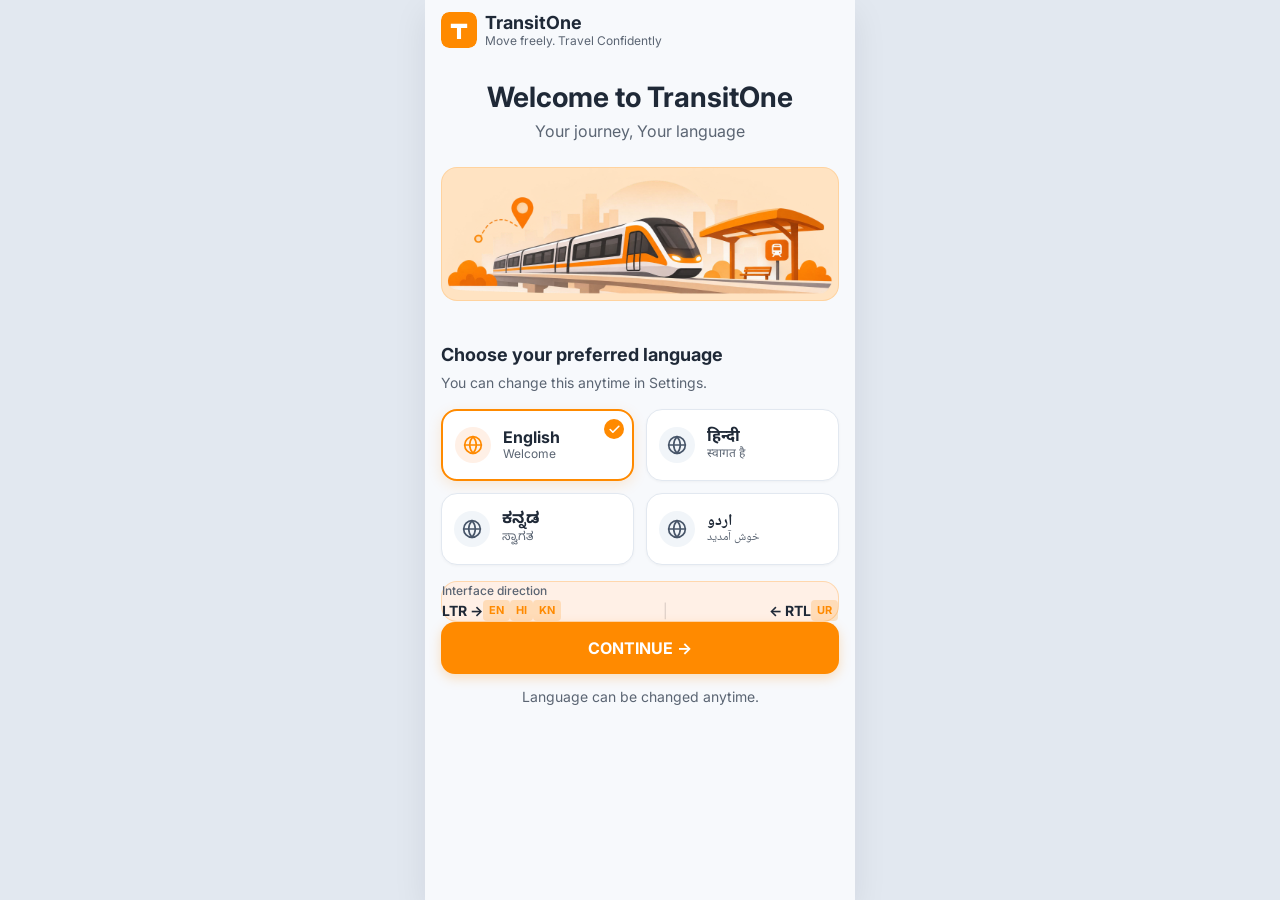
<file: index.html>
<!DOCTYPE html>
<html lang="en">
<head>
  <meta charset="UTF-8">
  <meta name="viewport" content="width=device-width, initial-scale=1.0">
  <meta http-equiv="refresh" content="0; url=demo/">
  <meta name="theme-color" content="#FF8A00">
  <title>TransitOne - Multilingual Public Transport</title>
  <script>
    window.location.replace('./demo/' + (window.location.hash || ''));
  </script>
</head>
<body style="font-family: -apple-system, BlinkMacSystemFont, 'Segoe UI', Roboto, sans-serif; display: flex; align-items: center; justify-content: center; min-height: 100vh; margin: 0; background-color: #FAFAFA; color: #1F2937;">
  <p>Loading TransitOne... <a href="./demo/" style="color: #FF8A00; font-weight: 600;">Click here if not redirected automatically</a>.</p>
</body>
</html>
</file>
<file: demo/css/tokens.css>
:root {
  /* Brand & Theme Colors */
  --color-brand-orange: #FF8A00;
  --color-orange-tint: #FFE3C2;
  --color-nav-pill: #FFF0E6;
  --color-chip-bg: #F9DDD8;
  --color-page-bg: #F7F9FC;
  --color-surface: #FFFFFF;
  --color-surface-hover: #F8FAFC;
  --color-border: #E2E8F0;
  --color-border-focus: #FF8A00;
  
  /* Text Colors - High contrast white on brand orange #FF8A00 for primary action buttons */
  --color-text: #1F2937;
  --color-text-on-orange: #FFFFFF;
  --color-text-muted: #5B6573;
  --color-error: #B42318;
  --color-error-bg: #FEF3F2;
  --color-success: #027A48;
  
  /* Spacing Scale */
  --space-4: 4px;
  --space-8: 8px;
  --space-12: 12px;
  --space-16: 16px;
  --space-24: 24px;
  --space-32: 32px;
  
  /* Border Radii */
  --radius-card: 16px;
  --radius-input: 14px;
  --radius-button: 14px;
  --radius-pill: 999px;
  
  /* Typography Scale */
  --font-size-caption: 0.75rem;   /* 12px */
  --font-size-small: 0.875rem;    /* 14px */
  --font-size-body: 1rem;         /* 16px */
  --font-size-sub: 1.125rem;      /* 18px */
  --font-size-section: 1.375rem;  /* 22px */
  --font-size-heading: 1.75rem;   /* 28px */
  
  /* Line Heights per language script */
  --line-height-en: 1.5;
  --line-height-hi: 1.7;
  --line-height-kn: 1.75;
  --line-height-ur: 1.8;
  
  /* Font Metrics Overrides for Indic Conjuncts & RTL Descenders */
  --script-scale: 1.0;
  --descender-pad: 0.15em;
  
  /* Shadows */
  --shadow-shell: 0 12px 32px rgba(15, 23, 42, 0.08);
  --shadow-card: 0 2px 8px rgba(15, 23, 42, 0.04);
  --shadow-modal: 0 20px 40px rgba(15, 23, 42, 0.16);

  /* Touch Targets */
  --touch-target-min: 44px;
  
  /* Focus Ring */
  --focus-ring-outline: 3px solid #000000;
  --focus-ring-offset: 2px;
  
  /* Safe Area Insets Fallbacks */
  --safe-top: env(safe-area-inset-top, 0px);
  --safe-bottom: env(safe-area-inset-bottom, 0px);
  
  /* Slide Transition Duration */
  --transition-slide-duration: 175ms;
}

/* Script-specific metrics tuning to prevent clipping of matras and ottu */
html[lang="hi"] {
  --line-height-current: var(--line-height-hi);
  --script-scale: 1.04;
}

html[lang="kn"] {
  --line-height-current: var(--line-height-kn);
  --script-scale: 1.06;
}

html[lang="ur"] {
  --line-height-current: var(--line-height-ur);
  --script-scale: 1.05;
}

/* Text Size Scaler */
html.size-sm { font-size: 87.5%; }
html.size-md { font-size: 100%; }
html.size-lg { font-size: 115%; }
html.size-xl { font-size: 130%; }

/* Larger-text mode fallback (root font-size 125%) */
html.larger-text {
  font-size: 125%;
}

/* High contrast mode:
   Pure black text, darker orange #B54A00 fills with white text >= 4.5:1, thicker borders */
html.high-contrast {
  --color-page-bg: #FFFFFF;
  --color-surface: #FFFFFF;
  --color-surface-hover: #F1F5F9;
  --color-text: #000000;
  --color-text-on-orange: #FFFFFF; /* High contrast: white on darker orange #B54A00 is 4.8:1 */
  --color-text-muted: #111827;
  --color-border: #000000;
  --color-border-focus: #000000;
  --color-chip-bg: #FED7AA;
  --color-orange-tint: #FED7AA;
  --color-brand-orange: #B54A00; /* Darker orange for WCAG AAA/AA 4.8:1 with white */
  --focus-ring-outline: 3px solid #000000;
}

/* Reduce Motion Override */
@media (prefers-reduced-motion: reduce) {
  * {
    animation-duration: 0.001ms !important;
    animation-iteration-count: 1 !important;
    transition-duration: 0.001ms !important;
  }
}

html.reduce-motion * {
  animation-duration: 0.001ms !important;
  animation-iteration-count: 1 !important;
  transition-duration: 0.001ms !important;
}
</file>
<file: demo/css/base.css>
/* Base Reset & Box Sizing */
*,
*::before,
*::after {
  box-sizing: border-box;
  margin: 0;
  padding: 0;
}

html {
  -webkit-text-size-adjust: 100%;
  text-size-adjust: 100%;
  background-color: #E2E8F0;
  color: var(--color-text);
  font-family: 'Inter', system-ui, -apple-system, BlinkMacSystemFont, 'Segoe UI', Roboto, sans-serif;
  line-height: var(--line-height-en);
  scroll-padding-bottom: 88px;
  scroll-behavior: smooth;
}

/* Language-specific Typography & Font stacks with robust local fallbacks */
:lang(en) {
  font-family: 'Inter', system-ui, -apple-system, BlinkMacSystemFont, 'Segoe UI', Roboto, sans-serif;
  line-height: var(--line-height-en);
}

:lang(hi) {
  font-family: 'Noto Sans Devanagari', 'Mangal', 'Nirmala UI', system-ui, sans-serif;
  line-height: var(--line-height-hi);
  font-style: normal;
  text-transform: none;
  letter-spacing: normal;
}

:lang(kn) {
  font-family: 'Noto Sans Kannada', 'Tunga', 'Kedage', 'Nirmala UI', system-ui, sans-serif;
  line-height: var(--line-height-kn);
  font-style: normal;
  text-transform: none;
  letter-spacing: normal;
  overflow-wrap: break-word;
}

:lang(ur) {
  font-family: 'Noto Naskh Arabic', 'Urdu Typesetting', 'Tahoma', serif, system-ui, sans-serif;
  line-height: var(--line-height-ur);
  font-style: normal;
  text-transform: none;
  letter-spacing: normal;
}

body {
  min-height: 100vh;
  min-height: 100dvh;
  background-color: #E2E8F0;
  display: flex;
  justify-content: center;
  align-items: stretch;
  touch-action: manipulation;
  overflow-y: auto;
}

/* Skip-to-content accessibility link */
.skip-link {
  position: absolute;
  inset-block-start: -100px;
  inset-inline-start: var(--space-16);
  background-color: var(--color-brand-orange);
  color: var(--color-text-on-orange);
  font-weight: 700;
  padding: var(--space-8) var(--space-16);
  border-radius: var(--radius-button);
  z-index: 1000;
  transition: inset-block-start 0.2s ease;
  box-shadow: 0 4px 12px rgba(0, 0, 0, 0.2);
}

.skip-link:focus {
  inset-block-start: var(--space-16);
  outline: var(--focus-ring-outline);
}

/* App Shell: mobile full-width, tablet/desktop 430px centered column */
#app-shell {
  width: 100%;
  max-width: 430px;
  min-height: 100vh;
  min-height: 100dvh;
  background-color: var(--color-page-bg);
  box-shadow: var(--shadow-shell);
  display: flex;
  flex-direction: column;
  position: relative;
  margin-inline: auto;
  padding-block-start: var(--safe-top);
  padding-block-end: calc(var(--safe-bottom) + 72px);
  overflow-x: hidden;
}

/* Shell when onboarding / no bottom nav */
#app-shell.no-bottom-nav {
  padding-block-end: var(--safe-bottom);
}

/* Offline Banner across top of app */
.offline-banner {
  background-color: var(--color-error);
  color: #FFFFFF;
  padding-block: var(--space-8);
  padding-inline: var(--space-16);
  font-size: var(--font-size-small);
  font-weight: 600;
  display: flex;
  align-items: center;
  justify-content: center;
  gap: var(--space-8);
  z-index: 50;
  animation: slideDown 0.2s ease;
}

@keyframes slideDown {
  from {
    transform: translateY(-100%);
  }
  to {
    transform: translateY(0);
  }
}

/* Main Viewport Container with Inline-End Slide Transition */
#main-content {
  flex: 1;
  display: flex;
  flex-direction: column;
  padding-inline: var(--space-16);
  padding-block-start: var(--space-12);
  padding-block-end: var(--space-24);
  overflow-y: auto;
  animation: screenSlideIn var(--transition-slide-duration) ease-out;
}

/* Slide from inline-end (flips in RTL via logical translation) */
@keyframes screenSlideIn {
  from {
    opacity: 0.85;
    transform: translate(calc(12px * var(--slide-factor, 1)), 0);
  }
  to {
    opacity: 1;
    transform: translate(0, 0);
  }
}

html[dir="ltr"] {
  --slide-factor: 1;
}

html[dir="rtl"] {
  --slide-factor: -1;
}

/* Disable screen slide under prefers-reduced-motion */
@media (prefers-reduced-motion: reduce) {
  #main-content {
    animation: none !important;
  }
  .slider,
  .slider::before,
  .btn-white-swap,
  .bottom-sheet,
  .offline-banner {
    transition: none !important;
    animation: none !important;
  }
}

/* Accessible 3px Focus Rings - Never removed */
:focus-visible {
  outline: var(--focus-ring-outline);
  outline-offset: var(--focus-ring-offset);
}

/* Input Fields - >= 16px to prevent iOS auto-zoom */
input,
select,
button,
textarea {
  font-family: inherit;
  font-size: var(--font-size-body);
  color: inherit;
  border: none;
  outline: none;
  -webkit-appearance: none;
  appearance: none;
}

button {
  background: none;
  cursor: pointer;
  touch-action: manipulation;
}

a {
  color: inherit;
  text-decoration: none;
}

/* Screen reader announcer */
.sr-only {
  position: absolute;
  width: 1px;
  height: 1px;
  padding: 0;
  margin: -1px;
  overflow: hidden;
  clip: rect(0, 0, 0, 0);
  white-space: nowrap;
  border: 0;
}

/* Bidirectional isolation helper */
bdi {
  unicode-bidi: isolate;
}

/* The single RTL mirror utility allowed */
[dir="rtl"] .mirror-rtl {
  transform: scaleX(-1);
}
</file>
<file: demo/css/components.css>
/* Top App Header */
.app-header {
  display: flex;
  align-items: center;
  justify-content: space-between;
  padding-block: var(--space-12);
  padding-inline: var(--space-16);
  background-color: var(--color-page-bg);
  min-height: 56px;
  position: sticky;
  inset-block-start: 0;
  z-index: 20;
}

.brand-badge {
  display: flex;
  align-items: center;
  gap: var(--space-8);
}

.brand-badge img,
.brand-badge svg {
  inline-size: 36px;
  block-size: 36px;
  border-radius: 8px;
  flex-shrink: 0;
}

.brand-info {
  display: flex;
  flex-direction: column;
}

.brand-name {
  font-size: var(--font-size-sub);
  font-weight: 700;
  color: var(--color-text);
  line-height: 1.2;
}

.brand-tagline {
  font-size: var(--font-size-caption);
  color: var(--color-text-muted);
  line-height: 1.2;
}

/* Header with Back Button */
.header-with-back {
  display: flex;
  align-items: center;
  justify-content: space-between;
  gap: var(--space-12);
  inline-size: 100%;
}

.back-button {
  display: inline-flex;
  align-items: center;
  gap: var(--space-8);
  font-size: var(--font-size-sub);
  font-weight: 600;
  color: var(--color-text);
  min-inline-size: var(--touch-target-min);
  min-block-size: var(--touch-target-min);
  border-radius: var(--radius-input);
  padding-inline: var(--space-8);
  padding-block: var(--space-4);
  transition: background-color 0.15s ease;
}

.back-button:hover,
.back-button:focus-visible,
.back-button.is-hover {
  background-color: var(--color-orange-tint);
}

.screen-title-row {
  display: flex;
  align-items: center;
  gap: var(--space-12);
  margin-block-end: var(--space-16);
}

.screen-title {
  font-size: var(--font-size-title);
  font-weight: 700;
  color: var(--color-text);
  margin: 0;
}

.btn-back {
  display: inline-flex;
  align-items: center;
  justify-content: center;
  background: none;
  border: none;
  color: var(--color-text);
  padding: var(--space-8);
  min-inline-size: var(--touch-target-min);
  min-block-size: var(--touch-target-min);
  border-radius: var(--radius-pill);
  cursor: pointer;
  transition: background-color 0.15s ease;
}

.btn-back:hover,
.btn-back:focus-visible {
  background-color: var(--color-orange-tint);
}

/* Language Chip in Top Bar (Pink-tinted pill) */
.lang-chip-btn {
  display: inline-flex;
  align-items: center;
  gap: var(--space-8);
  padding-inline: var(--space-12);
  padding-block: var(--space-8);
  border-radius: var(--radius-pill);
  background-color: var(--color-chip-bg);
  border: 1px solid rgba(255, 138, 0, 0.3);
  color: var(--color-text);
  font-size: var(--font-size-small);
  font-weight: 600;
  min-block-size: var(--touch-target-min);
  cursor: pointer;
  transition: all 0.2s ease;
}

.lang-chip-btn:hover,
.lang-chip-btn:focus-visible,
.lang-chip-btn.is-hover {
  border-color: var(--color-brand-orange);
  background-color: var(--color-orange-tint);
}

/* Primary Action Buttons */
.btn-primary {
  display: flex;
  align-items: center;
  justify-content: center;
  inline-size: 100%;
  min-block-size: 52px;
  padding-inline: var(--space-24);
  padding-block: var(--space-12);
  background-color: var(--color-brand-orange);
  color: var(--color-text-on-orange);
  font-size: var(--font-size-body);
  font-weight: 700;
  border-radius: var(--radius-button);
  box-shadow: 0 4px 12px rgba(255, 138, 0, 0.25);
  cursor: pointer;
  transition: opacity 0.15s ease, transform 0.1s ease;
  user-select: none;
}

.btn-primary:active,
.btn-primary.is-active {
  transform: scale(0.985);
  opacity: 0.92;
}

.btn-primary:hover,
.btn-primary.is-hover {
  filter: brightness(1.04);
}

.btn-primary:focus-visible,
.btn-primary.is-focus {
  outline: var(--focus-ring-outline);
  outline-offset: var(--focus-ring-offset);
}

.btn-primary:disabled,
.btn-primary.is-disabled {
  opacity: 0.45;
  cursor: not-allowed;
  box-shadow: none;
  transform: none;
}

/* Secondary Button */
.btn-secondary {
  display: flex;
  align-items: center;
  justify-content: center;
  inline-size: 100%;
  min-block-size: 48px;
  padding-inline: var(--space-20);
  padding-block: var(--space-10);
  background-color: var(--color-surface);
  color: var(--color-text);
  border: 1.5px solid var(--color-border);
  font-size: var(--font-size-body);
  font-weight: 600;
  border-radius: var(--radius-button);
  cursor: pointer;
  transition: all 0.15s ease;
}

.btn-secondary:hover,
.btn-secondary.is-hover {
  background-color: var(--color-surface-hover);
  border-color: var(--color-brand-orange);
}

/* Hero Train Banner Card */
.hero-card {
  inline-size: 100%;
  border-radius: var(--radius-card);
  overflow: hidden;
  background-color: var(--color-orange-tint);
  margin-block-end: var(--space-16);
  border: 1px solid rgba(255, 138, 0, 0.18);
  display: flex;
  justify-content: center;
  align-items: center;
}

.hero-card img {
  inline-size: 100%;
  block-size: auto;
  display: block;
  object-fit: cover;
}

/* Journey Planner Search Card on Home (Figma Matched: Clean White Card with Subtle Border) */
.orange-search-card {
  background-color: var(--color-surface);
  border: 1.5px solid var(--color-border);
  border-radius: var(--radius-card);
  padding: var(--space-16);
  margin-block-end: var(--space-20);
  position: relative;
  box-shadow: 0 4px 20px rgba(15, 23, 42, 0.06);
}

.orange-search-inputs {
  position: relative;
  display: flex;
  flex-direction: column;
  gap: var(--space-12);
  margin-block-end: var(--space-16);
}

.white-input-field {
  display: flex;
  align-items: center;
  gap: var(--space-12);
  background-color: #F8FAFC;
  border: 1.5px solid var(--color-border);
  border-radius: var(--radius-input);
  padding-inline: var(--space-12);
  padding-block: var(--space-8);
  min-block-size: 52px;
  box-shadow: 0 1px 3px rgba(0, 0, 0, 0.02);
  transition: all 0.2s ease;
}

.white-input-field:focus-within,
.white-input-field.is-focus {
  border-color: var(--color-brand-orange);
  background-color: var(--color-surface);
  outline: none;
  box-shadow: 0 0 0 3px rgba(255, 138, 0, 0.15);
}

.white-input-field.has-error,
.white-input-field.is-error {
  border-color: var(--color-error);
  background-color: var(--color-error-bg);
}

.white-input-field-icon {
  color: var(--color-brand-orange);
  display: inline-flex;
  align-items: center;
  justify-content: center;
  inline-size: 20px;
  block-size: 20px;
  flex-shrink: 0;
}

.white-input-field-label {
  font-size: var(--font-size-small);
  color: var(--color-text-muted);
  font-weight: 600;
  min-inline-size: 40px;
}

.white-editable-input {
  flex: 1;
  background: transparent;
  color: var(--color-text);
  font-size: var(--font-size-body);
  font-weight: 600;
  border: none;
  min-block-size: 32px;
}

/* Floating White Square Swap Button */
.btn-white-swap {
  position: absolute;
  inset-inline-end: var(--space-12);
  inset-block-start: calc(50% - 20px);
  inline-size: 40px;
  block-size: 40px;
  border-radius: 10px;
  background-color: var(--color-surface);
  border: 1.5px solid var(--color-border);
  color: var(--color-brand-orange);
  display: flex;
  align-items: center;
  justify-content: center;
  z-index: 2;
  box-shadow: 0 2px 8px rgba(0, 0, 0, 0.08);
  transition: transform 0.2s ease;
  cursor: pointer;
}

.btn-white-swap:hover,
.btn-white-swap.is-hover {
  background-color: var(--color-surface-hover);
  color: #D97706;
}

.btn-white-swap:active,
.btn-white-swap.is-active {
  transform: scale(0.92) rotate(180deg);
}

/* Solid Brand Orange Search Routes Button (Figma Matched) */
.orange-search-card .btn-primary,
#btn-search-continue {
  background-color: var(--color-brand-orange);
  color: #FFFFFF;
  font-size: var(--font-size-body);
  font-weight: 700;
  border: none;
  border-radius: var(--radius-button);
  box-shadow: 0 4px 14px rgba(255, 138, 0, 0.32);
  min-block-size: 52px;
  inline-size: 100%;
  display: flex;
  align-items: center;
  justify-content: center;
  gap: var(--space-8);
  cursor: pointer;
  transition: all 0.2s cubic-bezier(0.16, 1, 0.3, 1);
}

.orange-search-card .btn-primary:hover,
.orange-search-card .btn-primary:focus-visible,
#btn-search-continue:hover,
#btn-search-continue:focus-visible {
  filter: brightness(1.05);
  transform: translateY(-1.5px);
  box-shadow: 0 6px 18px rgba(255, 138, 0, 0.4);
}

.orange-search-card .btn-primary:active,
#btn-search-continue:active {
  transform: scale(0.985);
  box-shadow: 0 2px 6px rgba(255, 138, 0, 0.2);
}

/* High contrast mode for search card button */
html.high-contrast .orange-search-card {
  border: 2px solid #000000;
}

html.high-contrast .orange-search-card .btn-primary,
html.high-contrast #btn-search-continue {
  background-color: #B54A00;
  color: #FFFFFF;
  border: 2px solid #000000;
  box-shadow: 0 4px 14px rgba(0, 0, 0, 0.35);
}

/* Inline Form Error Notification */
.form-inline-error {
  display: flex;
  align-items: center;
  gap: var(--space-8);
  background-color: var(--color-error-bg);
  color: var(--color-error);
  padding: var(--space-8) var(--space-12);
  border-radius: var(--radius-input);
  font-size: var(--font-size-small);
  font-weight: 600;
  margin-block-end: var(--space-12);
  border: 1px solid var(--color-error);
}

/* Section Header */
.section-header {
  display: flex;
  align-items: center;
  justify-content: space-between;
  margin-block-start: var(--space-16);
  margin-block-end: var(--space-12);
}

.section-title {
  font-size: var(--font-size-sub);
  font-weight: 700;
  color: var(--color-text);
}

.see-all-link {
  display: inline-flex;
  align-items: center;
  gap: var(--space-4);
  font-size: var(--font-size-small);
  font-weight: 600;
  color: var(--color-brand-orange);
  cursor: pointer;
}

/* Quick Route Cards on Home */
.quick-routes-list {
  display: flex;
  flex-direction: column;
  gap: var(--space-8);
  margin-block-end: var(--space-16);
}

.route-card {
  display: flex;
  align-items: center;
  justify-content: space-between;
  background-color: var(--color-surface);
  border: 1.5px solid var(--color-border);
  border-radius: var(--radius-card);
  padding: var(--space-12) var(--space-16);
  cursor: pointer;
  box-shadow: var(--shadow-card);
  transition: all 0.15s ease;
  min-block-size: var(--touch-target-min);
}

.route-card:hover,
.route-card:focus-visible,
.route-card.is-hover {
  border-color: var(--color-brand-orange);
  background-color: var(--color-surface-hover);
}

.route-card-main {
  display: flex;
  align-items: center;
  gap: var(--space-12);
  flex: 1;
}

.route-icon-badge {
  inline-size: 38px;
  block-size: 38px;
  border-radius: 10px;
  background-color: var(--color-orange-tint);
  color: var(--color-text);
  display: flex;
  align-items: center;
  justify-content: center;
  flex-shrink: 0;
}

.route-info {
  display: flex;
  flex-direction: column;
  gap: var(--space-4);
}

.route-endpoints {
  display: flex;
  align-items: center;
  gap: var(--space-8);
  font-size: var(--font-size-body);
  font-weight: 600;
  color: var(--color-text);
}

.route-arrow-icon {
  display: inline-flex;
  align-items: center;
  justify-content: center;
  color: var(--color-text-muted);
}

/* Results Pair Banner */
.pair-banner {
  display: flex;
  align-items: center;
  justify-content: space-between;
  background-color: var(--color-orange-tint);
  border-radius: var(--radius-card);
  padding: var(--space-12) var(--space-16);
  margin-block-end: var(--space-16);
  border: 1px solid rgba(255, 138, 0, 0.3);
}

.pair-banner-text {
  display: flex;
  align-items: center;
  gap: var(--space-8);
  font-size: var(--font-size-sub);
  font-weight: 700;
  color: var(--color-text);
}

.pair-banner-art {
  inline-size: 54px;
  block-size: 32px;
  object-fit: contain;
  flex-shrink: 0;
}

/* Route Cards with Footer Chips */
.route-item-card {
  display: flex;
  flex-direction: column;
  background-color: var(--color-surface);
  border: 1.5px solid var(--color-border);
  border-radius: var(--radius-card);
  padding: var(--space-16);
  margin-block-end: var(--space-12);
  cursor: pointer;
  box-shadow: var(--shadow-card);
  transition: all 0.15s ease;
  min-block-size: var(--touch-target-min);
}

.route-item-card:hover,
.route-item-card:focus-visible,
.route-item-card.is-hover {
  border-color: var(--color-brand-orange);
  background-color: var(--color-surface-hover);
}

.route-item-card.highlight-orange {
  border-color: var(--color-brand-orange);
  box-shadow: 0 0 0 1px var(--color-brand-orange), var(--shadow-card);
}

.route-card-header {
  display: flex;
  align-items: center;
  justify-content: space-between;
  margin-block-end: var(--space-12);
}

.route-card-lead {
  display: flex;
  align-items: center;
  gap: var(--space-12);
}

.route-mode-tile {
  inline-size: 40px;
  block-size: 40px;
  border-radius: 10px;
  background-color: var(--color-orange-tint);
  color: var(--color-text);
  display: flex;
  align-items: center;
  justify-content: center;
  flex-shrink: 0;
}

.route-card-headings {
  display: flex;
  flex-direction: column;
}

.route-card-code {
  font-size: var(--font-size-body);
  font-weight: 700;
  color: var(--color-text);
}

.route-card-corridor {
  font-size: var(--font-size-small);
  color: var(--color-text-muted);
}

/* Route Footer Chips */
.route-card-footer {
  display: flex;
  align-items: center;
  gap: var(--space-8);
  flex-wrap: wrap;
  padding-block-start: var(--space-8);
  border-block-start: 1px dashed var(--color-border);
}

.info-chip {
  display: inline-flex;
  align-items: center;
  gap: var(--space-4);
  padding: var(--space-4) var(--space-8);
  background-color: var(--color-page-bg);
  border-radius: var(--radius-pill);
  font-size: var(--font-size-caption);
  color: var(--color-text);
  font-weight: 600;
  border: 1px solid var(--color-border);
}

.info-chip.chip-fare {
  background-color: var(--color-orange-tint);
  border-color: rgba(255, 138, 0, 0.3);
}

/* Edge State Containers */
.edge-state-card {
  display: flex;
  flex-direction: column;
  align-items: center;
  text-align: center;
  padding: var(--space-32) var(--space-16);
  background-color: var(--color-surface);
  border-radius: var(--radius-card);
  border: 1px solid var(--color-border);
  margin-block: var(--space-16);
  gap: var(--space-12);
}

.edge-state-icon {
  inline-size: 52px;
  block-size: 52px;
  border-radius: var(--radius-pill);
  background-color: var(--color-orange-tint);
  color: var(--color-brand-orange);
  display: flex;
  align-items: center;
  justify-content: center;
}

.edge-state-title {
  font-size: var(--font-size-sub);
  font-weight: 700;
  color: var(--color-text);
}

.edge-state-desc {
  font-size: var(--font-size-small);
  color: var(--color-text-muted);
  max-inline-size: 300px;
}

/* Skeleton Loading State with Shimmer */
.skeleton-card {
  background-color: var(--color-surface);
  border-radius: var(--radius-card);
  padding: var(--space-16);
  margin-block-end: var(--space-12);
  border: 1px solid var(--color-border);
}

.skeleton-shimmer {
  background: linear-gradient(90deg, #EDF2F7 25%, #F7FAFC 50%, #EDF2F7 75%);
  background-size: 200% 100%;
  animation: shimmer 1.5s infinite;
  border-radius: 6px;
}

@keyframes shimmer {
  0% {
    background-position: 200% 0;
  }
  100% {
    background-position: -200% 0;
  }
}

@media (prefers-reduced-motion: reduce) {
  .skeleton-shimmer {
    animation: none !important;
    background: #E2E8F0;
  }
}

/* Bottom Navigation */
.bottom-nav {
  position: absolute;
  inset-block-end: 0;
  inset-inline-start: 0;
  inset-inline-end: 0;
  block-size: calc(64px + var(--safe-bottom));
  padding-block-end: var(--safe-bottom);
  background-color: var(--color-surface);
  border-block-start: 1px solid var(--color-border);
  display: flex;
  align-items: center;
  justify-content: space-around;
  z-index: 30;
  box-shadow: 0 -4px 16px rgba(15, 23, 42, 0.05);
}

.nav-tab {
  display: flex;
  flex-direction: column;
  align-items: center;
  justify-content: center;
  gap: 2px;
  padding-block: var(--space-4);
  padding-inline: var(--space-16);
  min-inline-size: 64px;
  min-block-size: var(--touch-target-min);
  border-radius: var(--radius-pill);
  color: var(--color-text-muted);
  font-size: var(--font-size-caption);
  font-weight: 500;
  cursor: pointer;
  transition: all 0.2s ease;
}

.nav-tab.active,
.nav-tab.is-active {
  background-color: var(--color-nav-pill);
  color: var(--color-brand-orange);
  font-weight: 700;
}

.nav-tab.active svg,
.nav-tab.is-active svg {
  color: var(--color-brand-orange);
  stroke: var(--color-brand-orange);
}

html.high-contrast .nav-tab.active,
html.high-contrast .nav-tab.is-active {
  background-color: #FED7AA;
  color: #B54A00;
  border: 1.5px solid #B54A00;
}

html.high-contrast .nav-tab.active svg,
html.high-contrast .nav-tab.is-active svg {
  color: #B54A00;
  stroke: #B54A00;
}

.nav-tab:hover,
.nav-tab.is-hover {
  background-color: var(--color-orange-tint);
}

.nav-tab svg {
  inline-size: 22px;
  block-size: 22px;
  stroke-width: 2;
}

/* Accessible Bottom Sheet / Modal */
.modal-overlay {
  position: fixed;
  inset-block-start: 0;
  inset-block-end: 0;
  inset-inline-start: 0;
  inset-inline-end: 0;
  background-color: rgba(15, 23, 42, 0.45);
  display: flex;
  align-items: flex-end;
  justify-content: center;
  z-index: 100;
  backdrop-filter: blur(2px);
}

.bottom-sheet {
  inline-size: 100%;
  max-inline-size: 430px;
  background-color: var(--color-surface);
  border-start-start-radius: var(--radius-card);
  border-start-end-radius: var(--radius-card);
  padding: var(--space-24) var(--space-16) calc(var(--space-24) + var(--safe-bottom));
  box-shadow: var(--shadow-modal);
  animation: sheetUp 0.2s ease-out;
  max-block-size: 85vh;
  overflow-y: auto;
}

@keyframes sheetUp {
  from {
    transform: translateY(100%);
  }
  to {
    transform: translateY(0);
  }
}

.sheet-handle {
  inline-size: 36px;
  block-size: 4px;
  background-color: var(--color-border);
  border-radius: var(--radius-pill);
  margin-inline: auto;
  margin-block-end: var(--space-16);
}

.sheet-header {
  display: flex;
  align-items: center;
  justify-content: space-between;
  margin-block-end: var(--space-16);
}

.sheet-title {
  font-size: var(--font-size-sub);
  font-weight: 700;
}

.btn-close {
  inline-size: var(--touch-target-min);
  block-size: var(--touch-target-min);
  display: flex;
  align-items: center;
  justify-content: center;
  border-radius: var(--radius-pill);
  color: var(--color-text-muted);
}


/* ==========================================================================
   Phase A & B Extended Components (Combobox, Sorting, Live, Tickets)
   Strict CSS Logical Properties
   ========================================================================== */

/* ARIA Combobox Dropdown */
.combobox-container {
  position: relative;
  inline-size: 100%;
}

.combobox-listbox {
  position: absolute;
  inset-inline-start: 0;
  inset-inline-end: 0;
  inset-block-start: calc(100% + var(--space-4));
  background-color: var(--color-surface);
  border: 1.5px solid var(--color-border);
  border-radius: var(--radius-card);
  max-block-size: 240px;
  overflow-y: auto;
  z-index: 50;
  box-shadow: var(--shadow-modal);
  list-style: none;
  padding: var(--space-4);
  margin: 0;
}

.combobox-option {
  display: flex;
  align-items: center;
  justify-content: space-between;
  padding: var(--space-8) var(--space-12);
  border-radius: var(--radius-input);
  font-size: var(--font-size-small);
  color: var(--color-text);
  cursor: pointer;
  min-block-size: var(--touch-target-min);
  transition: background-color 0.1s ease;
}

.combobox-option:hover,
.combobox-option[aria-selected="true"] {
  background-color: var(--color-orange-tint);
  color: var(--color-text);
  font-weight: 600;
}

.combobox-option-meta {
  font-size: var(--font-size-caption);
  color: var(--color-text-muted);
}

/* Filter and Sort Chips Row */
.filter-sort-section {
  display: flex;
  flex-direction: column;
  gap: var(--space-8);
  margin-block-end: var(--space-16);
}

.chip-group-scroll {
  display: flex;
  align-items: center;
  gap: var(--space-8);
  overflow-x: auto;
  padding-block: var(--space-4);
  scrollbar-width: none;
}

.chip-group-scroll::-webkit-scrollbar {
  display: none;
}

.chip-btn {
  display: inline-flex;
  align-items: center;
  gap: var(--space-4);
  padding: var(--space-6) var(--space-12);
  border-radius: var(--radius-pill);
  background-color: var(--color-surface);
  border: 1.5px solid var(--color-border);
  color: var(--color-text);
  font-size: var(--font-size-small);
  font-weight: 600;
  cursor: pointer;
  white-space: nowrap;
  min-block-size: 36px;
  transition: all 0.15s ease;
}

.chip-btn:hover,
.chip-btn:focus-visible {
  border-color: var(--color-brand-orange);
}

.chip-btn.active {
  background-color: var(--color-brand-orange);
  border-color: var(--color-brand-orange);
  color: var(--color-surface-white);
}

[data-contrast="high"] .chip-btn.active {
  background-color: var(--color-brand-orange);
  color: #FFFFFF;
}

/* Live Departure Chip */
.live-departure-chip {
  display: inline-flex;
  align-items: center;
  gap: var(--space-6);
  padding: var(--space-4) var(--space-8);
  background-color: rgba(34, 197, 94, 0.12);
  color: #166534;
  border: 1px solid rgba(34, 197, 94, 0.35);
  border-radius: var(--radius-pill);
  font-size: var(--font-size-caption);
  font-weight: 700;
}

[data-contrast="high"] .live-departure-chip {
  background-color: #166534;
  color: #FFFFFF;
  border-color: #FFFFFF;
}

.live-dot {
  inline-size: 8px;
  block-size: 8px;
  border-radius: var(--radius-pill);
  background-color: #22C55E;
  animation: pulse-live 1.8s infinite ease-in-out;
}

@keyframes pulse-live {
  0%, 100% { opacity: 1; transform: scale(1); }
  50% { opacity: 0.4; transform: scale(0.85); }
}

/* Action Buttons for Route Details (Save & Share) */
.route-actions-row {
  display: flex;
  align-items: center;
  gap: var(--space-8);
  margin-block-start: var(--space-12);
}

.btn-secondary-action {
  flex: 1;
  display: inline-flex;
  align-items: center;
  justify-content: center;
  gap: var(--space-8);
  padding: var(--space-10) var(--space-16);
  border-radius: var(--radius-button);
  background-color: var(--color-surface);
  border: 1.5px solid var(--color-border);
  color: var(--color-text);
  font-size: var(--font-size-body);
  font-weight: 600;
  cursor: pointer;
  min-block-size: var(--touch-target-min);
  transition: all 0.15s ease;
}

.btn-secondary-action:hover,
.btn-secondary-action:focus-visible {
  border-color: var(--color-brand-orange);
  background-color: var(--color-orange-tint);
}

.btn-secondary-action.active {
  background-color: var(--color-orange-tint);
  border-color: var(--color-brand-orange);
  color: var(--color-brand-orange);
}

/* Toast Notification */
.toast-container {
  position: fixed;
  inset-block-end: calc(72px + var(--space-16) + var(--safe-bottom));
  inset-inline: var(--space-16);
  display: flex;
  justify-content: center;
  z-index: 120;
  pointer-events: none;
}

.toast-message {
  display: inline-flex;
  align-items: center;
  gap: var(--space-8);
  background-color: var(--color-text);
  color: var(--color-surface);
  padding: var(--space-10) var(--space-20);
  border-radius: var(--radius-pill);
  font-size: var(--font-size-small);
  font-weight: 600;
  box-shadow: var(--shadow-modal);
  animation: toastFade 2.5s forwards ease;
}

@keyframes toastFade {
  0% { opacity: 0; transform: translateY(10px); }
  12% { opacity: 1; transform: translateY(0); }
  85% { opacity: 1; transform: translateY(0); }
  100% { opacity: 0; transform: translateY(-8px); }
}

/* Departure Timetable / Multiple Departures */
.departures-card {
  background-color: var(--color-surface);
  border: 1.5px solid var(--color-border);
  border-radius: var(--radius-card);
  padding: var(--space-16);
  margin-block-end: var(--space-16);
}

.departures-list {
  display: flex;
  gap: var(--space-8);
  margin-block-start: var(--space-8);
}

.departure-pill {
  flex: 1;
  display: flex;
  flex-direction: column;
  align-items: center;
  padding: var(--space-8);
  background-color: var(--color-orange-tint);
  border-radius: var(--radius-input);
  font-size: var(--font-size-small);
  font-weight: 700;
}

.departure-pill-time {
  font-size: var(--font-size-body);
  color: var(--color-text);
}

.departure-pill-rel {
  font-size: var(--font-size-caption);
  color: var(--color-text-muted);
  font-weight: 500;
}

/* Ticket Purchase Styles */
.ticket-form-card {
  background-color: var(--color-surface);
  border: 1.5px solid var(--color-border);
  border-radius: var(--radius-card);
  padding: var(--space-16);
  margin-block-end: var(--space-16);
  display: flex;
  flex-direction: column;
  gap: var(--space-16);
}

.form-group {
  display: flex;
  flex-direction: column;
  gap: var(--space-6);
}

.form-group-label {
  font-size: var(--font-size-small);
  font-weight: 700;
  color: var(--color-text);
}

.stepper-control {
  display: flex;
  align-items: center;
  gap: var(--space-12);
}

.btn-stepper {
  inline-size: var(--touch-target-min);
  block-size: var(--touch-target-min);
  border-radius: var(--radius-input);
  border: 1.5px solid var(--color-border);
  background-color: var(--color-surface);
  color: var(--color-text);
  font-size: var(--font-size-body);
  font-weight: 700;
  display: flex;
  align-items: center;
  justify-content: center;
  cursor: pointer;
}

.btn-stepper:hover,
.btn-stepper:focus-visible {
  border-color: var(--color-brand-orange);
  background-color: var(--color-orange-tint);
}

.stepper-val {
  font-size: var(--font-size-sub);
  font-weight: 700;
  min-inline-size: 32px;
  text-align: center;
}

.payment-radio-group {
  display: flex;
  flex-direction: column;
  gap: var(--space-8);
}

.payment-option-label {
  display: flex;
  align-items: center;
  gap: var(--space-12);
  padding: var(--space-10) var(--space-12);
  border: 1.5px solid var(--color-border);
  border-radius: var(--radius-input);
  cursor: pointer;
  min-block-size: var(--touch-target-min);
}

.payment-option-label:hover {
  background-color: var(--color-surface-hover);
}

.payment-option-label:has(input:checked) {
  border-color: var(--color-brand-orange);
  background-color: var(--color-orange-tint);
}

/* Ticket Receipt Card */
.ticket-receipt-card {
  background-color: var(--color-surface);
  border: 2px dashed var(--color-brand-orange);
  border-radius: var(--radius-card);
  padding: var(--space-20);
  margin-block-end: var(--space-20);
  display: flex;
  flex-direction: column;
  align-items: center;
  text-align: center;
  gap: var(--space-12);
}

.qr-code-box {
  inline-size: 160px;
  block-size: 160px;
  border: 2px solid var(--color-border);
  border-radius: var(--radius-input);
  display: flex;
  align-items: center;
  justify-content: center;
  background-color: #FFFFFF;
  color: #1F2937;
  padding: var(--space-8);
}
</file>
<file: demo/css/screens.css>
/* ====================================================
   WELCOME / ONBOARDING SCREEN
   ==================================================== */
.welcome-container {
  display: flex;
  flex-direction: column;
  align-items: center;
  text-align: center;
  gap: var(--space-16);
  padding-block-start: var(--space-8);
}

.welcome-titles {
  display: flex;
  flex-direction: column;
  gap: var(--space-4);
  margin-block-end: var(--space-8);
}

.welcome-heading {
  font-size: var(--font-size-heading);
  font-weight: 700;
  color: var(--color-text);
  line-height: 1.25;
}

.welcome-sub {
  font-size: var(--font-size-body);
  color: var(--color-text-muted);
}

.welcome-lang-section {
  inline-size: 100%;
  text-align: start;
  margin-block-start: var(--space-8);
}

.lang-section-title {
  font-size: var(--font-size-sub);
  font-weight: 700;
  color: var(--color-text);
  margin-block-end: var(--space-4);
}

.lang-section-desc {
  font-size: var(--font-size-small);
  color: var(--color-text-muted);
  margin-block-end: var(--space-16);
}

/* 2x2 Language Selection Grid matching Figma
   Selected = white card with 2px solid orange border, orange globe in peach circle, checkmark badge
   Unselected = white card with subtle grey border */
.lang-grid {
  display: grid;
  grid-template-columns: repeat(2, 1fr);
  gap: var(--space-12);
  inline-size: 100%;
  margin-block-end: var(--space-16);
}

.lang-card-option {
  position: relative;
  display: flex;
  align-items: center;
  gap: var(--space-12);
  background-color: var(--color-surface);
  border: 1.5px solid var(--color-border);
  border-radius: var(--radius-card);
  padding-block: var(--space-14);
  padding-inline: var(--space-12);
  min-block-size: 72px;
  cursor: pointer;
  text-align: start;
  transition: all 0.2s ease;
  user-select: none;
  color: var(--color-text);
  box-shadow: 0 1px 3px rgba(0, 0, 0, 0.04);
}

.lang-card-option:hover,
.lang-card-option:focus-visible,
.lang-card-option.is-hover {
  border-color: var(--color-brand-orange);
  background-color: var(--color-surface-hover);
}

.lang-card-option.selected {
  background-color: var(--color-surface);
  color: var(--color-text);
  border: 2px solid var(--color-brand-orange);
  box-shadow: 0 4px 14px rgba(255, 138, 0, 0.16);
}

.lang-card-icon {
  inline-size: 36px;
  block-size: 36px;
  border-radius: var(--radius-pill);
  background-color: #F1F5F9;
  display: flex;
  align-items: center;
  justify-content: center;
  flex-shrink: 0;
  color: #475569;
  transition: all 0.2s ease;
}

.lang-card-option.selected .lang-card-icon {
  background-color: var(--color-nav-pill);
  color: var(--color-brand-orange);
}

.lang-check-badge {
  position: absolute;
  inset-block-start: var(--space-8);
  inset-inline-end: var(--space-8);
  inline-size: 20px;
  block-size: 20px;
  border-radius: var(--radius-pill);
  background-color: var(--color-brand-orange);
  color: #FFFFFF;
  display: flex;
  align-items: center;
  justify-content: center;
}

.lang-check-badge svg {
  inline-size: 13px;
  block-size: 13px;
  stroke-width: 3;
}

.lang-card-texts {
  display: flex;
  flex-direction: column;
}

.lang-card-name {
  font-size: var(--font-size-body);
  font-weight: 700;
  color: var(--color-text);
  line-height: 1.2;
}

.lang-card-welcome {
  font-size: var(--font-size-caption);
  color: var(--color-text-muted);
  line-height: 1.2;
}

/* Interface Direction Indicator Box matching Figma */
.direction-indicator-box,
.direction-indicator-pill {
  inline-size: 100%;
  background-color: var(--color-nav-pill);
  border: 1px solid rgba(255, 138, 0, 0.25);
  border-radius: var(--radius-card);
  padding-block: var(--space-10);
  padding-inline: var(--space-14);
  margin-block-end: var(--space-20);
  display: flex;
  flex-direction: column;
  gap: var(--space-6);
  text-align: start;
}

.direction-indicator-title {
  font-size: 12px;
  font-weight: 500;
  color: var(--color-text-muted);
}

.direction-indicator-row {
  display: flex;
  align-items: center;
  justify-content: space-between;
  font-size: var(--font-size-small);
  font-weight: 700;
  color: var(--color-text);
}

.dir-group {
  display: flex;
  align-items: center;
  gap: var(--space-6);
}

.dir-tag {
  background-color: rgba(255, 138, 0, 0.2);
  color: var(--color-brand-orange);
  font-size: 11px;
  font-weight: 700;
  padding-block: 2px;
  padding-inline: 6px;
  border-radius: 4px;
}

.dir-divider {
  color: rgba(0, 0, 0, 0.2);
  font-weight: 300;
}

.welcome-footer-sub {
  font-size: var(--font-size-small);
  color: var(--color-text-muted);
  text-align: center;
  margin-block-start: var(--space-12);
}

/* ====================================================
   ROUTE DETAILS & STOPS TIMELINE SCREEN
   ==================================================== */
.details-summary-card {
  background-color: var(--color-surface);
  border-radius: var(--radius-card);
  padding: var(--space-16);
  border: 1.5px solid var(--color-border);
  box-shadow: var(--shadow-card);
  margin-block-end: var(--space-16);
  display: flex;
  flex-direction: column;
  gap: var(--space-12);
}

.details-summary-head {
  display: flex;
  align-items: center;
  justify-content: space-between;
}

.details-route-code {
  font-size: var(--font-size-section);
  font-weight: 700;
  color: var(--color-text);
}

.details-endpoints {
  display: flex;
  align-items: center;
  gap: var(--space-8);
  font-size: var(--font-size-body);
  color: var(--color-text-muted);
}

.details-metrics-row {
  display: flex;
  align-items: center;
  gap: var(--space-8);
  flex-wrap: wrap;
}

.departure-chip {
  display: inline-flex;
  align-items: center;
  gap: var(--space-6);
  background-color: var(--color-chip-bg);
  border-radius: var(--radius-pill);
  padding: var(--space-4) var(--space-10);
  font-size: var(--font-size-small);
  font-weight: 700;
  color: var(--color-text);
}

/* 3-Column Metric Cards Grid matching Figma */
.details-metrics-grid {
  display: grid;
  grid-template-columns: repeat(3, 1fr);
  gap: var(--space-8);
  margin-block-end: var(--space-16);
}

.metric-box {
  background-color: var(--color-surface);
  border: 1.5px solid var(--color-border);
  border-radius: var(--radius-card);
  padding-block: var(--space-12);
  padding-inline: var(--space-6);
  text-align: center;
  display: flex;
  flex-direction: column;
  align-items: center;
  gap: var(--space-4);
  box-shadow: 0 1px 3px rgba(0, 0, 0, 0.04);
}

.metric-box-icon {
  color: var(--color-brand-orange);
  display: flex;
  align-items: center;
  justify-content: center;
}

.metric-box-value {
  font-size: var(--font-size-body);
  font-weight: 700;
  color: var(--color-text);
  line-height: 1.2;
}

.metric-box-label {
  font-size: var(--font-size-caption);
  color: var(--color-text-muted);
  line-height: 1.2;
}

/* Continuous Connected Solid Orange Vertical Timeline */
.timeline-card {
  background-color: var(--color-surface);
  border-radius: var(--radius-card);
  padding: var(--space-16);
  border: 1.5px solid var(--color-border);
  box-shadow: var(--shadow-card);
  margin-block-end: var(--space-16);
}

.timeline-title {
  font-size: var(--font-size-sub);
  font-weight: 700;
  margin-block-end: var(--space-16);
  color: var(--color-text);
}

.stops-timeline {
  display: flex;
  flex-direction: column;
  gap: var(--space-16);
  padding-inline-start: 24px;
  margin-inline-start: 8px;
  border-inline-start: 3px solid var(--color-brand-orange);
  position: relative;
  padding-block: var(--space-8);
}

.stop-item {
  display: flex;
  align-items: center;
  justify-content: space-between;
  position: relative;
}

.stop-dot {
  position: absolute;
  inset-inline-start: -32.5px;
  inline-size: 14px;
  block-size: 14px;
  border-radius: var(--radius-pill);
  background-color: var(--color-surface);
  border: 3px solid var(--color-brand-orange);
}

.stop-name {
  font-size: var(--font-size-body);
  font-weight: 600;
  color: var(--color-text);
}

.stop-time-badge {
  background-color: var(--color-nav-pill);
  color: var(--color-brand-orange);
  font-size: var(--font-size-small);
  font-weight: 700;
  padding-block: 2px;
  padding-inline: var(--space-8);
  border-radius: var(--radius-input);
}

#btn-details-search-again {
  background-color: var(--color-brand-orange);
  color: #FFFFFF;
  font-size: var(--font-size-body);
  font-weight: 700;
  border: none;
  border-radius: var(--radius-button);
  box-shadow: 0 4px 14px rgba(255, 138, 0, 0.32);
  min-block-size: 52px;
  inline-size: 100%;
  display: flex;
  align-items: center;
  justify-content: center;
  gap: var(--space-8);
  cursor: pointer;
  margin-block-end: var(--space-12);
  transition: all 0.2s ease;
}

#btn-details-search-again:hover,
#btn-details-search-again:focus-visible {
  filter: brightness(1.05);
  transform: translateY(-1.5px);
}

/* ====================================================
   SETTINGS SCREEN
   ==================================================== */
.settings-section {
  background-color: var(--color-surface);
  border-radius: var(--radius-card);
  border: 1px solid var(--color-border);
  padding-block: var(--space-16);
  padding-inline: var(--space-16);
  margin-block-end: var(--space-16);
  box-shadow: var(--shadow-card);
}

.settings-section-head {
  display: flex;
  align-items: center;
  gap: var(--space-12);
  margin-block-end: var(--space-12);
}

.settings-section-icon {
  inline-size: 28px;
  block-size: 28px;
  color: var(--color-brand-orange);
  flex-shrink: 0;
  display: flex;
  align-items: center;
  justify-content: center;
}

.settings-section-info {
  display: flex;
  flex-direction: column;
}

.settings-section-title {
  font-size: var(--font-size-sub);
  font-weight: 700;
  color: var(--color-text);
}

.settings-section-desc {
  font-size: var(--font-size-caption);
  color: var(--color-text-muted);
}

/* Radio List for Languages in Settings */
.lang-radio-list {
  display: flex;
  flex-direction: column;
  gap: var(--space-8);
}

.lang-radio-item {
  display: flex;
  align-items: center;
  justify-content: space-between;
  padding-block: var(--space-12);
  padding-inline: var(--space-12);
  border-radius: var(--radius-input);
  background-color: var(--color-surface);
  border: 1.5px solid var(--color-border);
  cursor: pointer;
  min-block-size: var(--touch-target-min);
  transition: all 0.15s ease;
}

.lang-radio-item:hover,
.lang-radio-item:focus-visible,
.lang-radio-item.is-hover {
  border-color: var(--color-brand-orange);
}

.lang-radio-item.selected {
  background-color: var(--color-nav-pill);
  border-color: var(--color-brand-orange);
}

.lang-radio-main {
  display: flex;
  align-items: center;
  gap: var(--space-12);
}

.lang-radio-icon {
  inline-size: 24px;
  block-size: 24px;
  color: var(--color-text-muted);
}

.lang-radio-texts {
  display: flex;
  flex-direction: column;
}

.lang-radio-name {
  font-size: var(--font-size-body);
  font-weight: 700;
  color: var(--color-text);
}

.lang-radio-welcome {
  font-size: var(--font-size-caption);
  color: var(--color-text-muted);
}

.radio-indicator {
  inline-size: 22px;
  block-size: 22px;
  border-radius: var(--radius-pill);
  border: 2px solid #CBD5E1;
  background-color: var(--color-surface);
  display: flex;
  align-items: center;
  justify-content: center;
  transition: all 0.15s ease;
  flex-shrink: 0;
}

.lang-radio-item.selected .radio-indicator {
  border-color: var(--color-brand-orange);
  background-color: var(--color-surface);
}

.lang-radio-item.selected .radio-indicator::after {
  content: "";
  inline-size: 10px;
  block-size: 10px;
  border-radius: var(--radius-pill);
  background-color: var(--color-brand-orange);
}

/* Recent Searches Section matching Figma */
.recent-searches-header {
  display: flex;
  align-items: center;
  justify-content: space-between;
  margin-block-end: var(--space-12);
}

.recent-searches-title {
  font-size: var(--font-size-sub);
  font-weight: 700;
  color: var(--color-text);
}

.recent-see-all {
  display: inline-flex;
  align-items: center;
  gap: var(--space-4);
  font-size: var(--font-size-small);
  font-weight: 700;
  color: var(--color-brand-orange);
  background: transparent;
  border: none;
  cursor: pointer;
  padding: var(--space-4);
}

.recent-see-all:hover,
.recent-see-all:focus-visible {
  text-decoration: underline;
}

.recent-search-row {
  display: flex;
  align-items: center;
  justify-content: space-between;
  background-color: var(--color-surface);
  border: 1.5px solid var(--color-border);
  border-radius: var(--radius-card);
  padding-block: var(--space-12);
  padding-inline: var(--space-14);
  margin-block-end: var(--space-8);
  min-block-size: 52px;
  cursor: pointer;
  transition: all 0.15s ease;
  user-select: none;
  box-shadow: 0 1px 3px rgba(0, 0, 0, 0.03);
}

.recent-search-row:hover,
.recent-search-row:focus-visible {
  border-color: var(--color-brand-orange);
  background-color: var(--color-surface-hover);
  transform: translateY(-1px);
}

.recent-search-lead {
  display: flex;
  align-items: center;
  gap: var(--space-12);
}

.recent-search-icon {
  inline-size: 32px;
  block-size: 32px;
  border-radius: var(--radius-pill);
  background-color: var(--color-nav-pill);
  color: var(--color-brand-orange);
  display: flex;
  align-items: center;
  justify-content: center;
  flex-shrink: 0;
}

.recent-search-endpoints {
  display: flex;
  align-items: center;
  gap: var(--space-8);
  font-size: var(--font-size-body);
  font-weight: 600;
  color: var(--color-text);
}

.recent-search-chevron {
  color: var(--color-text-muted);
  display: flex;
  align-items: center;
  justify-content: center;
}

/* Settings Toggle Rows */
.settings-toggle-row {
  display: flex;
  align-items: center;
  justify-content: space-between;
  padding-block: var(--space-12);
  border-block-start: 1px solid var(--color-border);
  gap: var(--space-16);
}

.settings-toggle-row:first-of-type {
  border-block-start: none;
}

.settings-toggle-info {
  display: flex;
  flex-direction: column;
  flex: 1;
}

.settings-toggle-label {
  font-size: var(--font-size-body);
  font-weight: 600;
  color: var(--color-text);
}

.settings-toggle-desc {
  font-size: var(--font-size-caption);
  color: var(--color-text-muted);
}

/* Switch */
.switch {
  position: relative;
  display: inline-block;
  inline-size: 50px;
  block-size: 28px;
  flex-shrink: 0;
}

.switch input {
  opacity: 0;
  inline-size: 0;
  block-size: 0;
}

.slider {
  position: absolute;
  cursor: pointer;
  inset-block-start: 0;
  inset-inline-start: 0;
  inset-inline-end: 0;
  inset-block-end: 0;
  background-color: #CBD5E1;
  transition: 0.25s ease;
  border-radius: var(--radius-pill);
}

.slider::before {
  position: absolute;
  content: "";
  block-size: 22px;
  inline-size: 22px;
  inset-inline-start: 3px;
  inset-block-end: 3px;
  background-color: var(--color-surface);
  transition: 0.25s ease;
  border-radius: var(--radius-pill);
  box-shadow: 0 2px 4px rgba(0, 0, 0, 0.2);
}

.switch input:checked + .slider {
  background-color: var(--color-brand-orange);
}

.switch input:checked + .slider::before {
  inset-inline-start: calc(100% - 25px);
}

/* Collapsible Prototype Tools */
.prototype-tools-summary {
  font-size: var(--font-size-sub);
  font-weight: 700;
  cursor: pointer;
  padding-block: var(--space-4);
}

.prototype-tools-content {
  display: flex;
  flex-direction: column;
  gap: var(--space-12);
  margin-block-start: var(--space-12);
  padding-block-start: var(--space-12);
  border-block-start: 1px dashed var(--color-border);
}

.edge-buttons-grid {
  display: grid;
  grid-template-columns: repeat(2, 1fr);
  gap: var(--space-8);
}

.btn-edge-preview {
  padding: var(--space-8);
  border-radius: var(--radius-input);
  background-color: var(--color-page-bg);
  border: 1px solid var(--color-border);
  font-size: var(--font-size-caption);
  font-weight: 600;
  text-align: center;
  cursor: pointer;
}

.btn-edge-preview:hover {
  background-color: var(--color-orange-tint);
  border-color: var(--color-brand-orange);
}

/* ====================================================
   DESIGN SYSTEM PAGE STYLES (#/design-system)
   ==================================================== */
.ds-page {
  display: flex;
  flex-direction: column;
  gap: var(--space-24);
}

.ds-section {
  background-color: var(--color-surface);
  border-radius: var(--radius-card);
  padding: var(--space-16);
  border: 1px solid var(--color-border);
  box-shadow: var(--shadow-card);
  display: flex;
  flex-direction: column;
  gap: var(--space-12);
}

.ds-section-title {
  font-size: var(--font-size-sub);
  font-weight: 700;
  color: var(--color-brand-orange);
  border-block-end: 2px solid var(--color-orange-tint);
  padding-block-end: var(--space-6);
}

/* Section 1: Matrix Table */
.ds-table-wrap {
  overflow-x: auto;
  inline-size: 100%;
}

.ds-table {
  inline-size: 100%;
  border-collapse: collapse;
  font-size: var(--font-size-caption);
}

.ds-table th,
.ds-table td {
  padding: var(--space-8);
  border-block-end: 1px solid var(--color-border);
  text-align: start;
  vertical-align: middle;
}

.ds-table th {
  background-color: var(--color-page-bg);
  font-weight: 700;
}

.ds-table tr.clickable {
  cursor: pointer;
}

.ds-table tr.clickable:hover {
  background-color: var(--color-orange-tint);
}

/* Section 2: Colour Tokens & Contrast Swatches */
.swatches-grid {
  display: grid;
  grid-template-columns: repeat(2, 1fr);
  gap: var(--space-12);
}

.swatch-card {
  border-radius: var(--radius-input);
  border: 1px solid var(--color-border);
  overflow: hidden;
  display: flex;
  flex-direction: column;
}

.swatch-color-box {
  block-size: 48px;
  display: flex;
  align-items: center;
  justify-content: center;
  font-weight: 700;
  font-size: var(--font-size-caption);
}

.swatch-details {
  padding: var(--space-8);
  background-color: var(--color-surface);
  display: flex;
  flex-direction: column;
  gap: 2px;
  font-size: var(--font-size-caption);
}

.contrast-badge {
  display: inline-block;
  padding: 2px 6px;
  border-radius: var(--radius-pill);
  font-size: 0.7rem;
  font-weight: 700;
  align-self: flex-start;
  margin-block-start: 4px;
}

.contrast-pass {
  background-color: #D1FADF;
  color: #027A48;
}

.contrast-fail {
  background-color: #FEE4E2;
  color: #B42318;
}

/* Section 3: Type Scale */
.type-scale-item {
  display: flex;
  flex-direction: column;
  gap: var(--space-4);
  padding-block: var(--space-8);
  border-block-end: 1px solid var(--color-border);
}

.type-scale-meta {
  font-size: var(--font-size-caption);
  color: var(--color-text-muted);
  font-weight: 600;
}

/* Section 4: Spacing and Radii Bars */
.spacing-scale-row {
  display: flex;
  align-items: center;
  gap: var(--space-12);
  margin-block-end: var(--space-6);
}

.spacing-label {
  min-inline-size: 60px;
  font-size: var(--font-size-caption);
  font-weight: 600;
}

.spacing-bar {
  block-size: 16px;
  background-color: var(--color-brand-orange);
  border-radius: 4px;
}

/* Section 5: Icon Rules */
.icon-group {
  display: flex;
  flex-direction: column;
  gap: var(--space-8);
  margin-block-end: var(--space-12);
}

.icon-group-title {
  font-size: var(--font-size-small);
  font-weight: 700;
  color: var(--color-text);
}

.icon-grid {
  display: flex;
  flex-wrap: wrap;
  gap: var(--space-8);
}

.icon-item {
  display: flex;
  flex-direction: column;
  align-items: center;
  gap: 4px;
  padding: var(--space-8);
  border-radius: 8px;
  background-color: var(--color-page-bg);
  border: 1px solid var(--color-border);
  min-inline-size: 70px;
  font-size: var(--font-size-caption);
  text-align: center;
}

/* Section 6: Component States Matrix */
.component-state-row {
  display: flex;
  flex-direction: column;
  gap: var(--space-6);
  padding-block: var(--space-8);
  border-block-end: 1px dashed var(--color-border);
}

.state-label {
  font-size: var(--font-size-caption);
  font-weight: 700;
  color: var(--color-text-muted);
}

/* Section 7: Bidirectional text comparisons */
.bidi-sample-card {
  padding: var(--space-12);
  background-color: var(--color-page-bg);
  border-radius: var(--radius-input);
  border: 1px solid var(--color-border);
  margin-block-end: var(--space-8);
  display: flex;
  flex-direction: column;
  gap: var(--space-4);
  font-size: var(--font-size-small);
}

.bidi-title {
  font-weight: 700;
  color: var(--color-text);
}

.bidi-broken {
  color: var(--color-error);
  font-family: monospace;
}

.bidi-fixed {
  color: var(--color-success);
  font-weight: 600;
}


/* ==========================================================================
   Phase C: Font Metrics & Mirroring Lab Styles
   Strict CSS Logical Properties
   ========================================================================== */

/* Font Metrics Lab & Baseline Rulers */
.metrics-ruler-box {
  position: relative;
  background-color: var(--color-surface);
  border: 1.5px solid var(--color-border);
  border-radius: var(--radius-input);
  padding: var(--space-16) var(--space-12);
  margin-block-end: var(--space-12);
  background-image: linear-gradient(to bottom, transparent 65%, rgba(255, 138, 0, 0.25) 66%, rgba(255, 138, 0, 0.25) 68%, transparent 69%);
  background-size: 100% 48px;
}

.metrics-sample-line {
  font-size: 1.5rem;
  line-height: 48px;
  font-weight: 600;
  color: var(--color-text);
  margin: 0;
  display: block;
}

.glyph-stress-grid {
  display: grid;
  grid-template-columns: repeat(auto-fit, minmax(130px, 1fr));
  gap: var(--space-8);
  margin-block-start: var(--space-8);
}

.glyph-stress-card {
  display: flex;
  flex-direction: column;
  align-items: center;
  justify-content: center;
  padding: var(--space-12);
  background-color: var(--color-page-bg);
  border: 1px solid var(--color-border);
  border-radius: var(--radius-input);
  text-align: center;
}

.glyph-stress-big {
  font-size: 2.25rem;
  line-height: 1.4;
  color: var(--color-brand-orange);
  font-weight: 700;
  display: block;
  min-block-size: 54px;
}

.glyph-stress-meta {
  font-size: var(--font-size-caption);
  color: var(--color-text-muted);
  margin-block-start: var(--space-4);
}

/* Mirroring Lab Side-by-Side Cards */
.mirror-lab-grid {
  display: grid;
  grid-template-columns: 1fr;
  gap: var(--space-16);
  margin-block-start: var(--space-12);
}

@media (min-width: 640px) {
  .mirror-lab-grid {
    grid-template-columns: 1fr 1fr;
  }
}

.mirror-lab-panel {
  border: 1.5px solid var(--color-border);
  border-radius: var(--radius-card);
  padding: var(--space-16);
  background-color: var(--color-surface);
}

.mirror-lab-header {
  display: flex;
  align-items: center;
  justify-content: space-between;
  margin-block-end: var(--space-12);
  padding-block-end: var(--space-8);
  border-block-end: 1px solid var(--color-border);
  font-weight: 700;
  font-size: var(--font-size-small);
}
</file>
